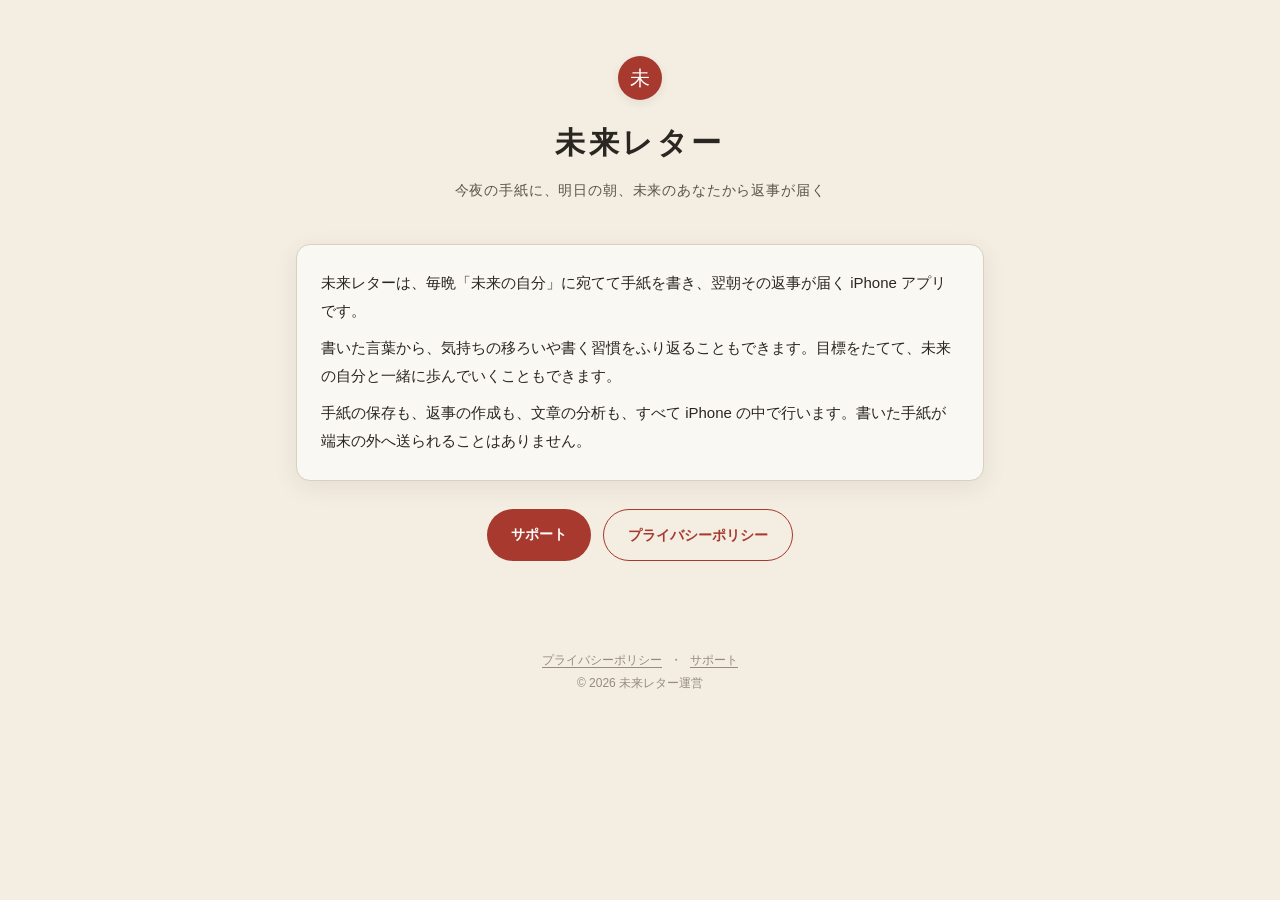
<file: index.html>
<!DOCTYPE html>
<html lang="ja">
<head>
<meta charset="UTF-8" />
<meta name="viewport" content="width=device-width, initial-scale=1.0" />
<title>未来レター</title>
<meta name="description" content="毎晩「未来の自分」に手紙を書き、翌朝その返事が届く iOS アプリ「未来レター」の公式ページ。" />
<link rel="stylesheet" href="style.css" />
</head>
<body>
<header class="site">
  <div class="seal" aria-hidden="true">未</div>
  <div class="logo">未来レター</div>
  <div class="tagline">今夜の手紙に、明日の朝、未来のあなたから返事が届く</div>
</header>
<div class="wrap">
  <div class="card">
    <p>未来レターは、毎晩「未来の自分」に宛てて手紙を書き、翌朝その返事が届く iPhone アプリです。</p>
    <p>書いた言葉から、気持ちの移ろいや書く習慣をふり返ることもできます。目標をたてて、未来の自分と一緒に歩んでいくこともできます。</p>
    <p>手紙の保存も、返事の作成も、文章の分析も、すべて iPhone の中で行います。書いた手紙が端末の外へ送られることはありません。</p>
  </div>
  <div class="btnrow">
    <a class="btn" href="support.html">サポート</a>
    <a class="btn ghost" href="privacy.html">プライバシーポリシー</a>
  </div>
</div>
<footer class="site">
  <a href="privacy.html">プライバシーポリシー</a>・<a href="support.html">サポート</a>
  <div>© 2026 未来レター運営</div>
</footer>
</body>
</html>
</file>
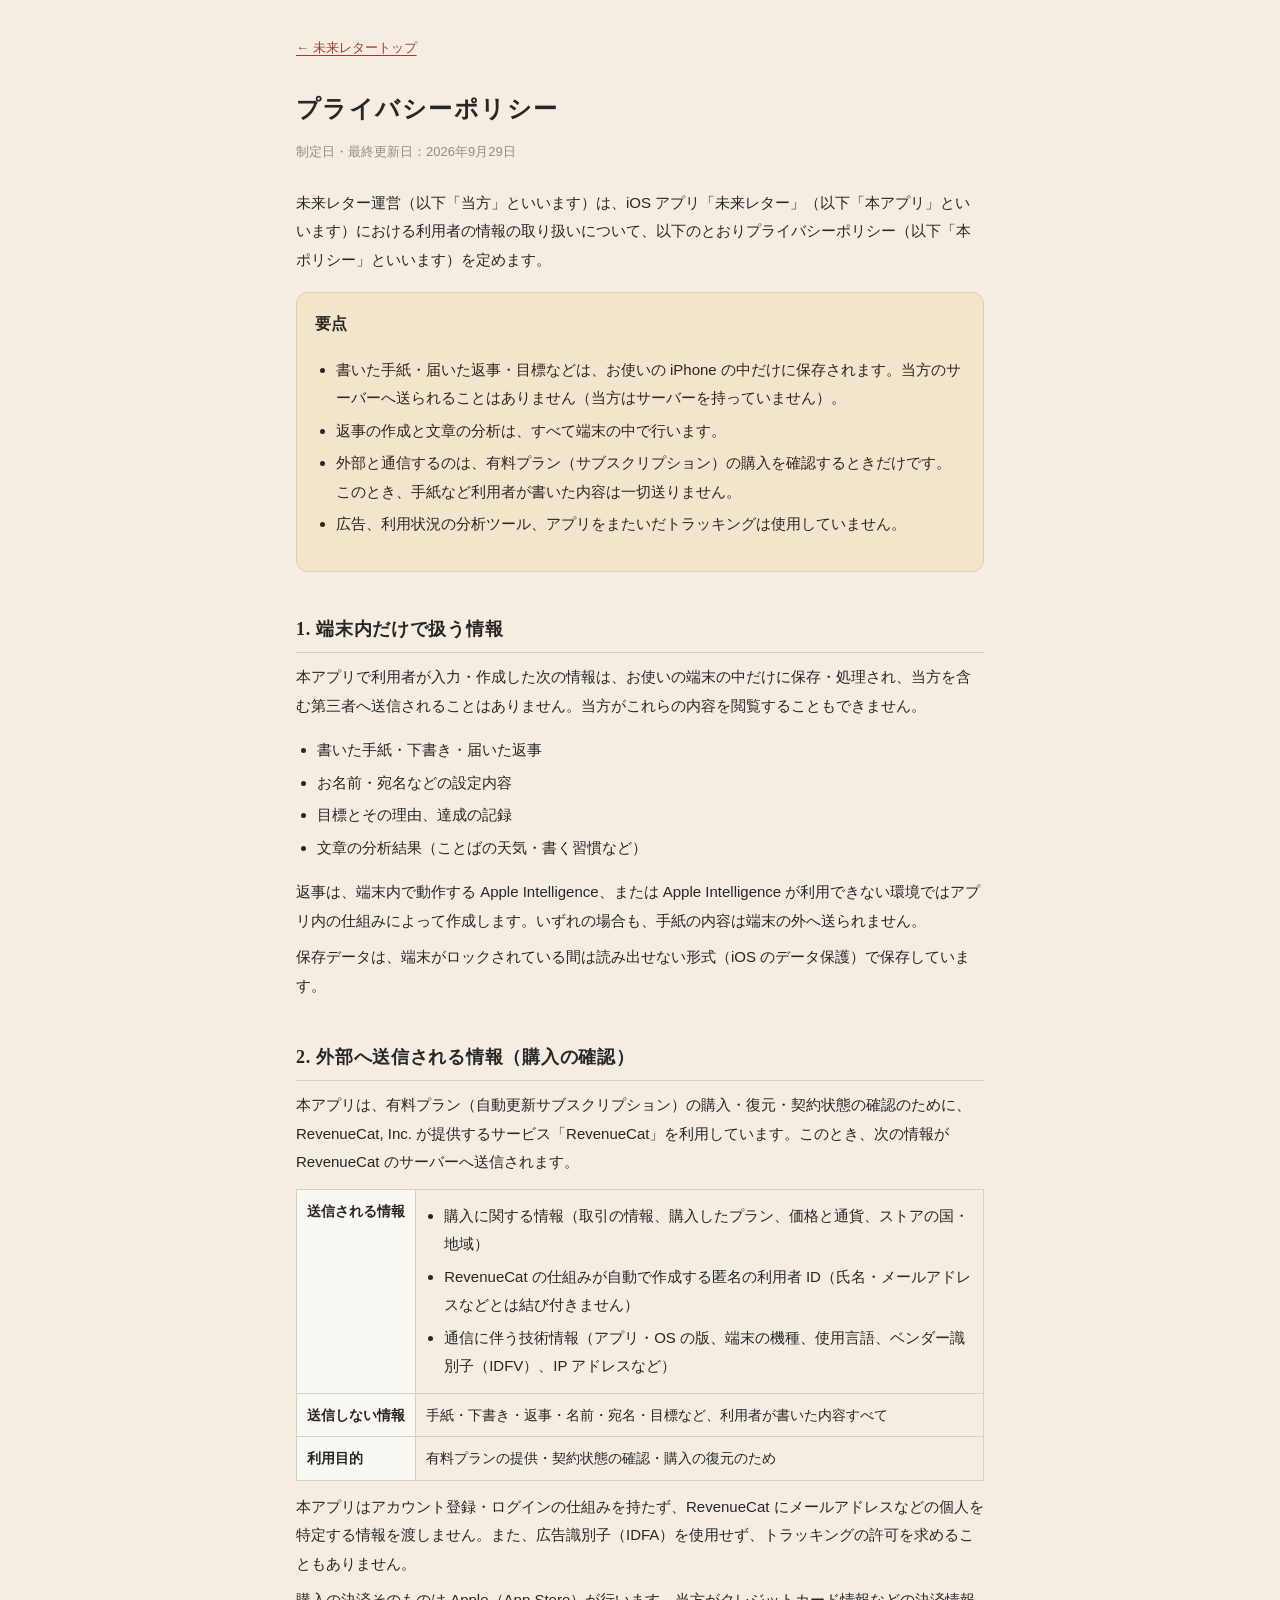
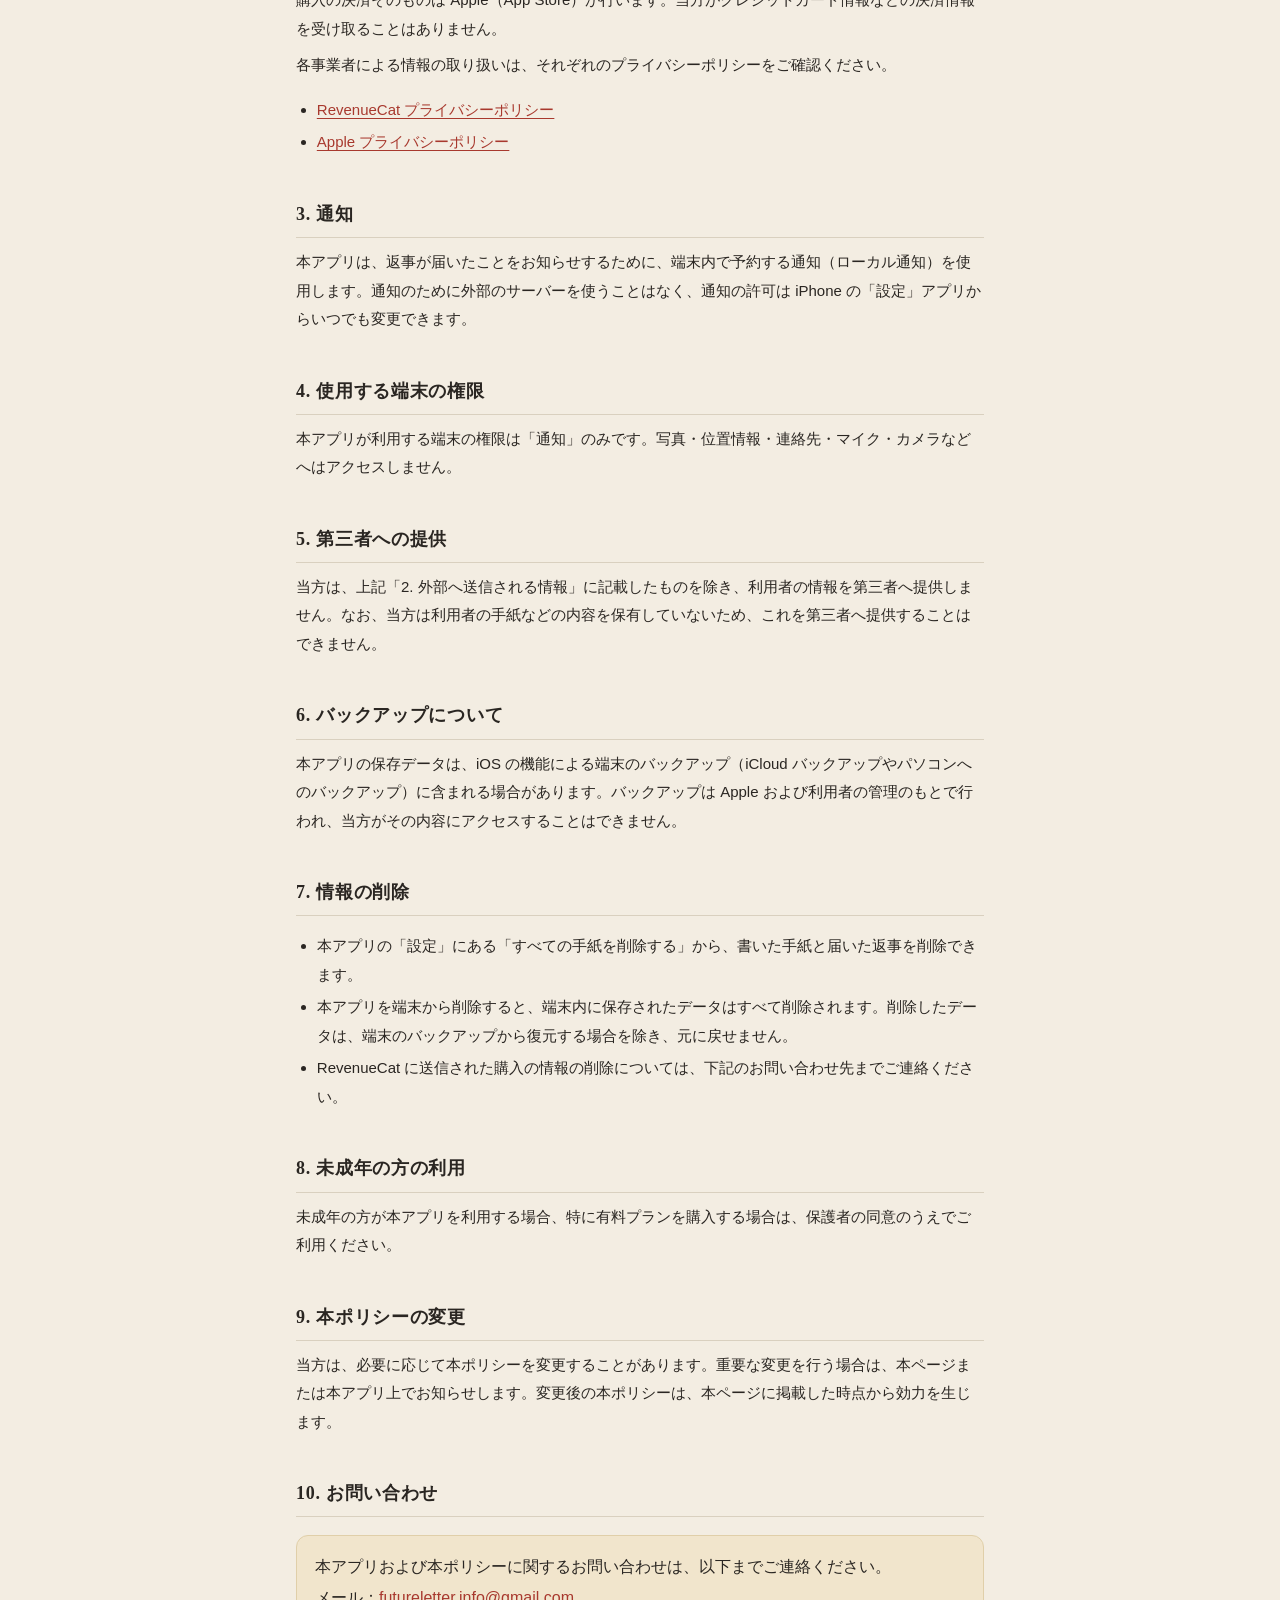
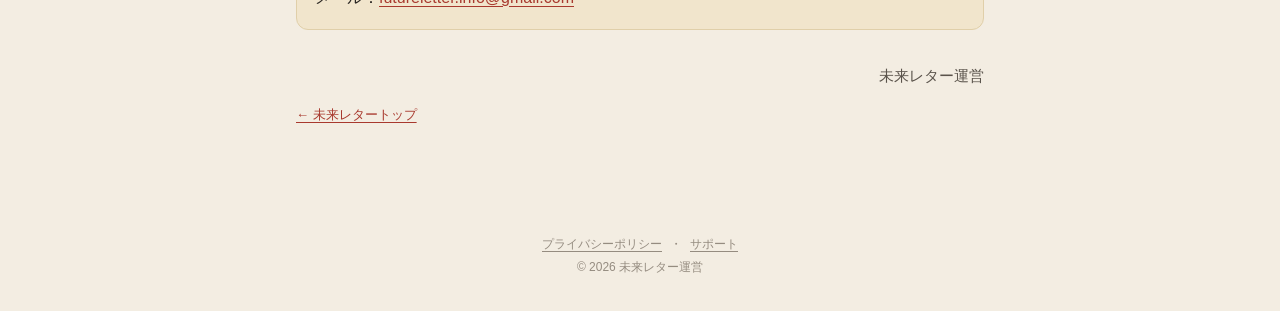
<file: privacy.html>
<!DOCTYPE html>
<html lang="ja">
<head>
<meta charset="UTF-8" />
<meta name="viewport" content="width=device-width, initial-scale=1.0" />
<title>プライバシーポリシー｜未来レター</title>
<meta name="description" content="iOS アプリ「未来レター」のプライバシーポリシー。" />
<link rel="stylesheet" href="style.css" />
</head>
<body>
<div class="wrap">
  <a class="back" href="index.html">← 未来レタートップ</a>
  <h1>プライバシーポリシー</h1>
  <p class="meta">制定日・最終更新日：2026年9月29日</p>

  <p>未来レター運営（以下「当方」といいます）は、iOS アプリ「未来レター」（以下「本アプリ」といいます）における利用者の情報の取り扱いについて、以下のとおりプライバシーポリシー（以下「本ポリシー」といいます）を定めます。</p>

  <div class="contact">
    <strong>要点</strong>
    <ul>
      <li>書いた手紙・届いた返事・目標などは、お使いの iPhone の中だけに保存されます。当方のサーバーへ送られることはありません（当方はサーバーを持っていません）。</li>
      <li>返事の作成と文章の分析は、すべて端末の中で行います。</li>
      <li>外部と通信するのは、有料プラン（サブスクリプション）の購入を確認するときだけです。このとき、手紙など利用者が書いた内容は一切送りません。</li>
      <li>広告、利用状況の分析ツール、アプリをまたいだトラッキングは使用していません。</li>
    </ul>
  </div>

  <h2>1. 端末内だけで扱う情報</h2>
  <p>本アプリで利用者が入力・作成した次の情報は、お使いの端末の中だけに保存・処理され、当方を含む第三者へ送信されることはありません。当方がこれらの内容を閲覧することもできません。</p>
  <ul>
    <li>書いた手紙・下書き・届いた返事</li>
    <li>お名前・宛名などの設定内容</li>
    <li>目標とその理由、達成の記録</li>
    <li>文章の分析結果（ことばの天気・書く習慣など）</li>
  </ul>
  <p>返事は、端末内で動作する Apple Intelligence、または Apple Intelligence が利用できない環境ではアプリ内の仕組みによって作成します。いずれの場合も、手紙の内容は端末の外へ送られません。</p>
  <p>保存データは、端末がロックされている間は読み出せない形式（iOS のデータ保護）で保存しています。</p>

  <h2>2. 外部へ送信される情報（購入の確認）</h2>
  <p>本アプリは、有料プラン（自動更新サブスクリプション）の購入・復元・契約状態の確認のために、RevenueCat, Inc. が提供するサービス「RevenueCat」を利用しています。このとき、次の情報が RevenueCat のサーバーへ送信されます。</p>
  <table>
    <tr><th>送信される情報</th><td>
      <ul>
        <li>購入に関する情報（取引の情報、購入したプラン、価格と通貨、ストアの国・地域）</li>
        <li>RevenueCat の仕組みが自動で作成する匿名の利用者 ID（氏名・メールアドレスなどとは結び付きません）</li>
        <li>通信に伴う技術情報（アプリ・OS の版、端末の機種、使用言語、ベンダー識別子（IDFV）、IP アドレスなど）</li>
      </ul>
    </td></tr>
    <tr><th>送信しない情報</th><td>手紙・下書き・返事・名前・宛名・目標など、利用者が書いた内容すべて</td></tr>
    <tr><th>利用目的</th><td>有料プランの提供・契約状態の確認・購入の復元のため</td></tr>
  </table>
  <p>本アプリはアカウント登録・ログインの仕組みを持たず、RevenueCat にメールアドレスなどの個人を特定する情報を渡しません。また、広告識別子（IDFA）を使用せず、トラッキングの許可を求めることもありません。</p>
  <p>購入の決済そのものは Apple（App Store）が行います。当方がクレジットカード情報などの決済情報を受け取ることはありません。</p>
  <p>各事業者による情報の取り扱いは、それぞれのプライバシーポリシーをご確認ください。</p>
  <ul>
    <li><a href="https://www.revenuecat.com/privacy/" target="_blank" rel="noopener">RevenueCat プライバシーポリシー</a></li>
    <li><a href="https://www.apple.com/jp/legal/privacy/" target="_blank" rel="noopener">Apple プライバシーポリシー</a></li>
  </ul>

  <h2>3. 通知</h2>
  <p>本アプリは、返事が届いたことをお知らせするために、端末内で予約する通知（ローカル通知）を使用します。通知のために外部のサーバーを使うことはなく、通知の許可は iPhone の「設定」アプリからいつでも変更できます。</p>

  <h2>4. 使用する端末の権限</h2>
  <p>本アプリが利用する端末の権限は「通知」のみです。写真・位置情報・連絡先・マイク・カメラなどへはアクセスしません。</p>

  <h2>5. 第三者への提供</h2>
  <p>当方は、上記「2. 外部へ送信される情報」に記載したものを除き、利用者の情報を第三者へ提供しません。なお、当方は利用者の手紙などの内容を保有していないため、これを第三者へ提供することはできません。</p>

  <h2>6. バックアップについて</h2>
  <p>本アプリの保存データは、iOS の機能による端末のバックアップ（iCloud バックアップやパソコンへのバックアップ）に含まれる場合があります。バックアップは Apple および利用者の管理のもとで行われ、当方がその内容にアクセスすることはできません。</p>

  <h2>7. 情報の削除</h2>
  <ul>
    <li>本アプリの「設定」にある「すべての手紙を削除する」から、書いた手紙と届いた返事を削除できます。</li>
    <li>本アプリを端末から削除すると、端末内に保存されたデータはすべて削除されます。削除したデータは、端末のバックアップから復元する場合を除き、元に戻せません。</li>
    <li>RevenueCat に送信された購入の情報の削除については、下記のお問い合わせ先までご連絡ください。</li>
  </ul>

  <h2>8. 未成年の方の利用</h2>
  <p>未成年の方が本アプリを利用する場合、特に有料プランを購入する場合は、保護者の同意のうえでご利用ください。</p>

  <h2>9. 本ポリシーの変更</h2>
  <p>当方は、必要に応じて本ポリシーを変更することがあります。重要な変更を行う場合は、本ページまたは本アプリ上でお知らせします。変更後の本ポリシーは、本ページに掲載した時点から効力を生じます。</p>

  <h2>10. お問い合わせ</h2>
  <div class="contact">
    本アプリおよび本ポリシーに関するお問い合わせは、以下までご連絡ください。<br />
    メール：<a href="mailto:futureletter.info@gmail.com">futureletter.info@gmail.com</a>
  </div>

  <p class="signature serif">未来レター運営</p>
  <a class="back" href="index.html">← 未来レタートップ</a>
</div>
<footer class="site">
  <a href="privacy.html">プライバシーポリシー</a>・<a href="support.html">サポート</a>
  <div>© 2026 未来レター運営</div>
</footer>
</body>
</html>
</file>
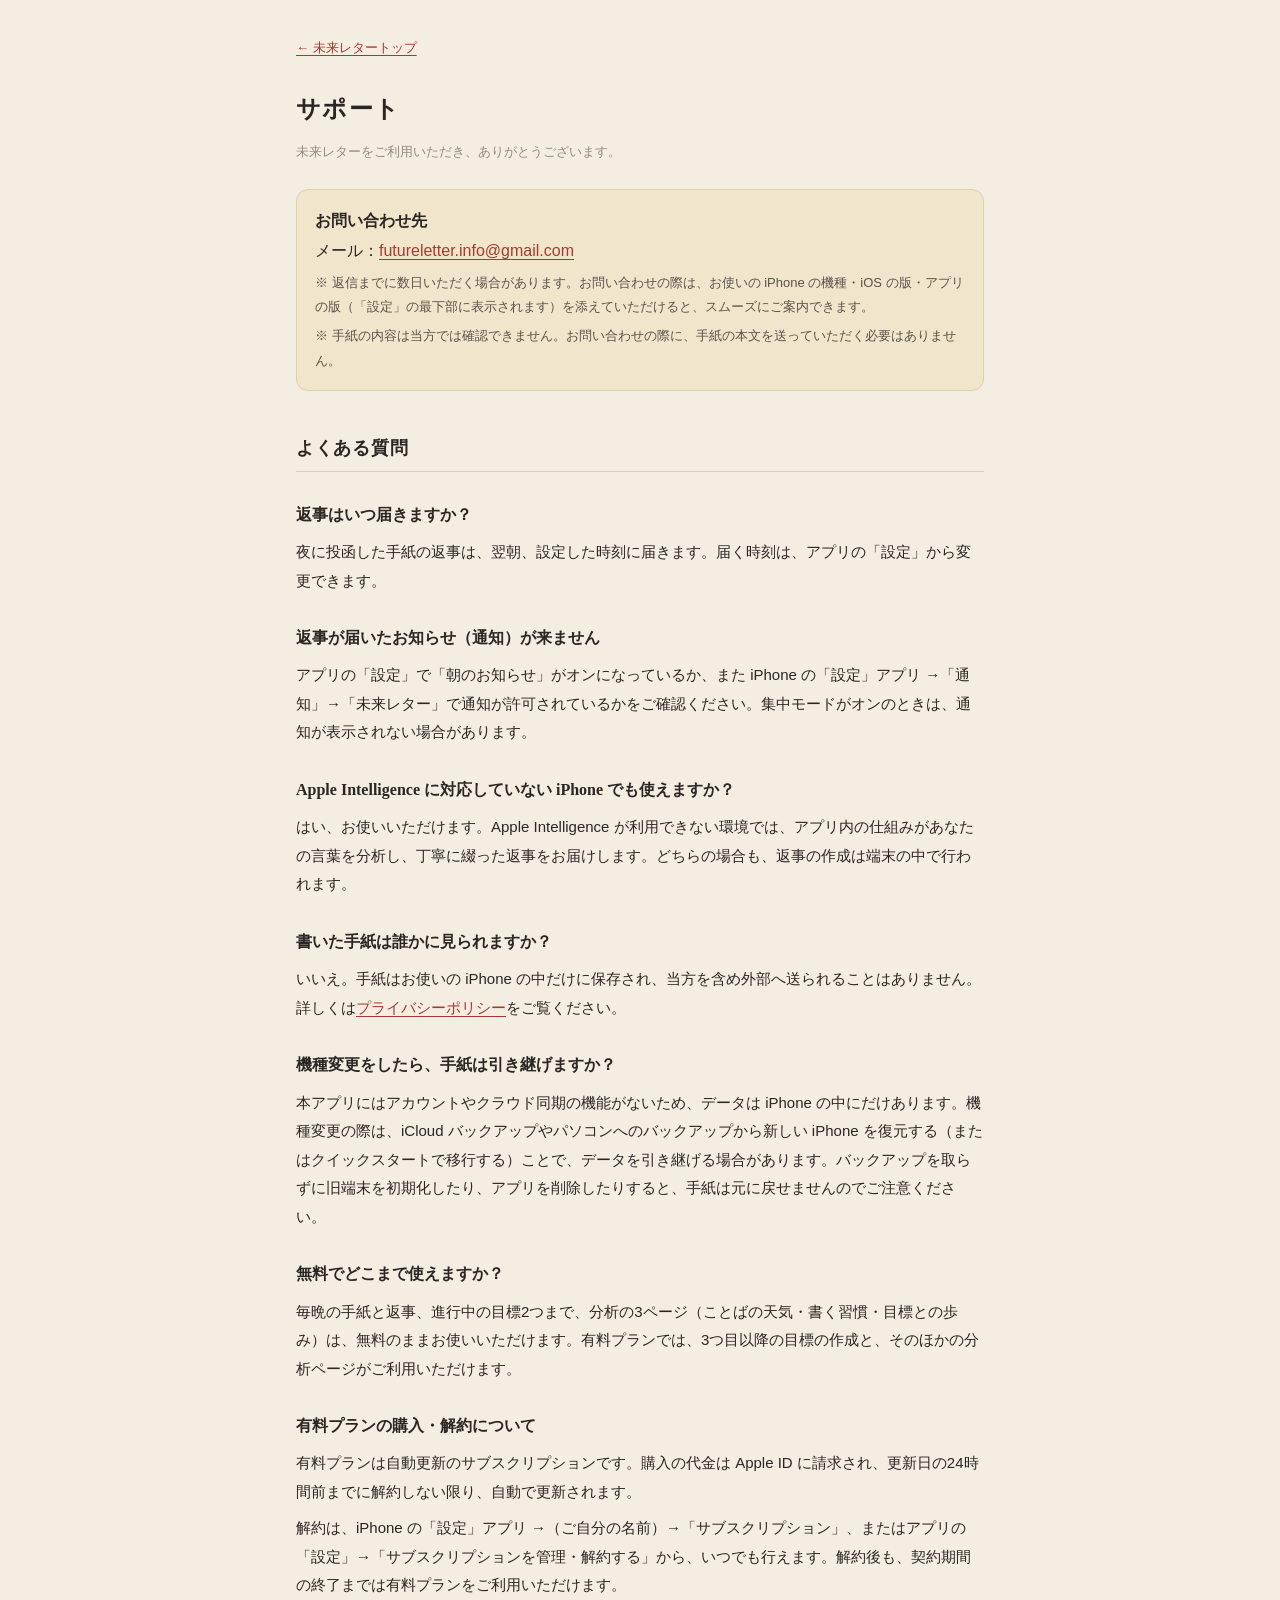
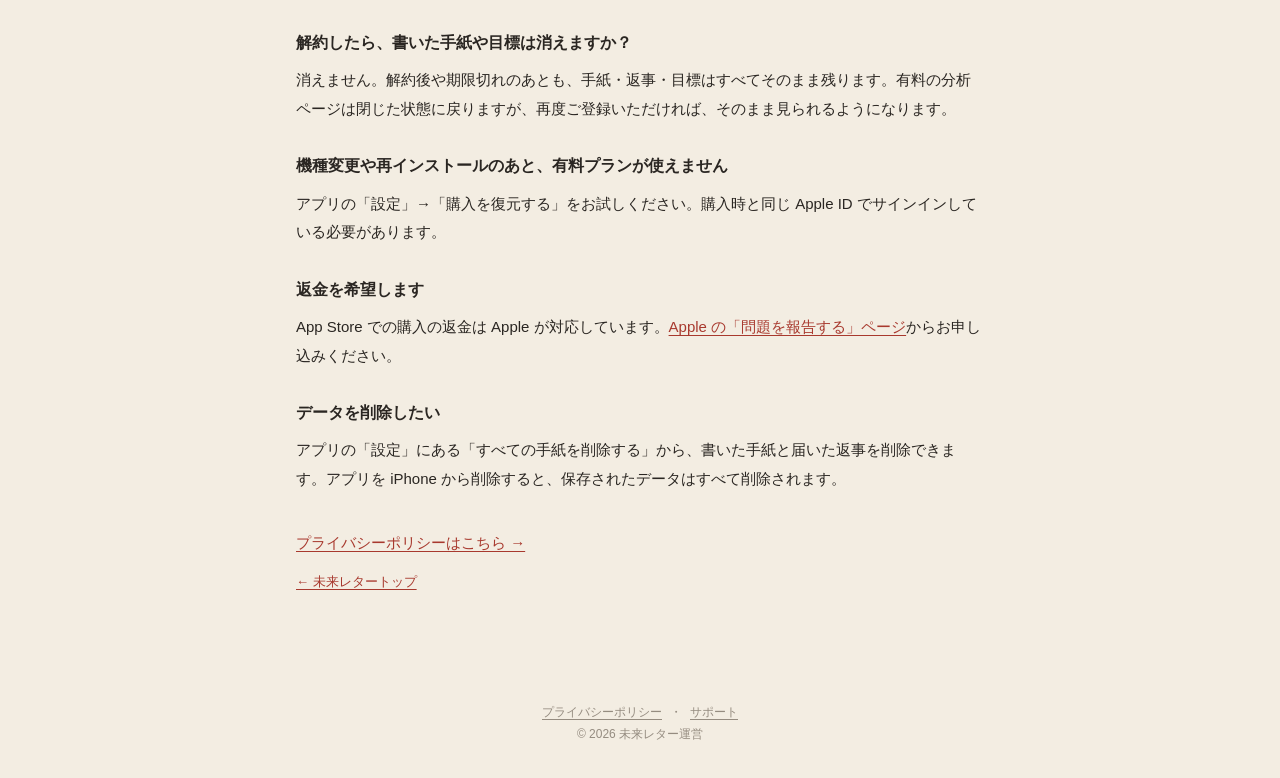
<file: support.html>
<!DOCTYPE html>
<html lang="ja">
<head>
<meta charset="UTF-8" />
<meta name="viewport" content="width=device-width, initial-scale=1.0" />
<title>サポート｜未来レター</title>
<meta name="description" content="iOS アプリ「未来レター」のサポート・お問い合わせページ。" />
<link rel="stylesheet" href="style.css" />
</head>
<body>
<div class="wrap">
  <a class="back" href="index.html">← 未来レタートップ</a>
  <h1>サポート</h1>
  <p class="meta">未来レターをご利用いただき、ありがとうございます。</p>

  <div class="contact">
    <strong>お問い合わせ先</strong><br />
    メール：<a href="mailto:futureletter.info@gmail.com">futureletter.info@gmail.com</a>
    <span class="note">※ 返信までに数日いただく場合があります。お問い合わせの際は、お使いの iPhone の機種・iOS の版・アプリの版（「設定」の最下部に表示されます）を添えていただけると、スムーズにご案内できます。</span>
    <span class="note">※ 手紙の内容は当方では確認できません。お問い合わせの際に、手紙の本文を送っていただく必要はありません。</span>
  </div>

  <h2>よくある質問</h2>

  <h3>返事はいつ届きますか？</h3>
  <p>夜に投函した手紙の返事は、翌朝、設定した時刻に届きます。届く時刻は、アプリの「設定」から変更できます。</p>

  <h3>返事が届いたお知らせ（通知）が来ません</h3>
  <p>アプリの「設定」で「朝のお知らせ」がオンになっているか、また iPhone の「設定」アプリ →「通知」→「未来レター」で通知が許可されているかをご確認ください。集中モードがオンのときは、通知が表示されない場合があります。</p>

  <h3>Apple Intelligence に対応していない iPhone でも使えますか？</h3>
  <p>はい、お使いいただけます。Apple Intelligence が利用できない環境では、アプリ内の仕組みがあなたの言葉を分析し、丁寧に綴った返事をお届けします。どちらの場合も、返事の作成は端末の中で行われます。</p>

  <h3>書いた手紙は誰かに見られますか？</h3>
  <p>いいえ。手紙はお使いの iPhone の中だけに保存され、当方を含め外部へ送られることはありません。詳しくは<a href="privacy.html">プライバシーポリシー</a>をご覧ください。</p>

  <h3>機種変更をしたら、手紙は引き継げますか？</h3>
  <p>本アプリにはアカウントやクラウド同期の機能がないため、データは iPhone の中にだけあります。機種変更の際は、iCloud バックアップやパソコンへのバックアップから新しい iPhone を復元する（またはクイックスタートで移行する）ことで、データを引き継げる場合があります。バックアップを取らずに旧端末を初期化したり、アプリを削除したりすると、手紙は元に戻せませんのでご注意ください。</p>

  <h3>無料でどこまで使えますか？</h3>
  <p>毎晩の手紙と返事、進行中の目標2つまで、分析の3ページ（ことばの天気・書く習慣・目標との歩み）は、無料のままお使いいただけます。有料プランでは、3つ目以降の目標の作成と、そのほかの分析ページがご利用いただけます。</p>

  <h3>有料プランの購入・解約について</h3>
  <p>有料プランは自動更新のサブスクリプションです。購入の代金は Apple ID に請求され、更新日の24時間前までに解約しない限り、自動で更新されます。</p>
  <p>解約は、iPhone の「設定」アプリ →（ご自分の名前）→「サブスクリプション」、またはアプリの「設定」→「サブスクリプションを管理・解約する」から、いつでも行えます。解約後も、契約期間の終了までは有料プランをご利用いただけます。</p>

  <h3>解約したら、書いた手紙や目標は消えますか？</h3>
  <p>消えません。解約後や期限切れのあとも、手紙・返事・目標はすべてそのまま残ります。有料の分析ページは閉じた状態に戻りますが、再度ご登録いただければ、そのまま見られるようになります。</p>

  <h3>機種変更や再インストールのあと、有料プランが使えません</h3>
  <p>アプリの「設定」→「購入を復元する」をお試しください。購入時と同じ Apple ID でサインインしている必要があります。</p>

  <h3>返金を希望します</h3>
  <p>App Store での購入の返金は Apple が対応しています。<a href="https://reportaproblem.apple.com/" target="_blank" rel="noopener">Apple の「問題を報告する」ページ</a>からお申し込みください。</p>

  <h3>データを削除したい</h3>
  <p>アプリの「設定」にある「すべての手紙を削除する」から、書いた手紙と届いた返事を削除できます。アプリを iPhone から削除すると、保存されたデータはすべて削除されます。</p>

  <p style="margin-top:36px;"><a href="privacy.html">プライバシーポリシーはこちら →</a></p>
  <a class="back" href="index.html">← 未来レタートップ</a>
</div>
<footer class="site">
  <a href="privacy.html">プライバシーポリシー</a>・<a href="support.html">サポート</a>
  <div>© 2026 未来レター運営</div>
</footer>
</body>
</html>
</file>
<file: style.css>
:root {
  color-scheme: light dark;
  --bg: #f3ede2;
  --surface: #faf8f3;
  --text: #2a2622;
  --text-soft: #5a534b;
  --text-faint: #958c80;
  --accent: #a8392e;
  --accent-soft: #be4035;
  --border: #d9d0bf;
  --note-bg: #f1e5cc;
  --note-border: #e0cfa9;
  --shadow: rgba(58, 48, 39, 0.08);
}
@media (prefers-color-scheme: dark) {
  :root {
    --bg: #1c1a17;
    --surface: #26231f;
    --text: #ece4d5;
    --text-soft: #c4baa9;
    --text-faint: #8f8676;
    --accent: #e0887c;
    --accent-soft: #eb9d91;
    --border: #3d3832;
    --note-bg: #2f2a22;
    --note-border: #4a4135;
    --shadow: rgba(0, 0, 0, 0.3);
  }
}

* { box-sizing: border-box; }
body {
  margin: 0;
  font-family: -apple-system, BlinkMacSystemFont, "Hiragino Sans", "Noto Sans JP", sans-serif;
  background: var(--bg);
  color: var(--text);
  line-height: 1.9;
  -webkit-font-smoothing: antialiased;
  overflow-wrap: anywhere;
}
.serif, h1, h2, h3, header.site .logo {
  font-family: "Hiragino Mincho ProN", "Yu Mincho", "YuMincho", "Noto Serif JP", serif;
}

.wrap { max-width: 720px; margin: 0 auto; padding: 32px 16px 64px; }

header.site { text-align: center; padding: 56px 16px 8px; }
header.site .logo {
  font-size: 30px;
  font-weight: 600;
  letter-spacing: 0.12em;
  color: var(--text);
}
header.site .seal {
  display: inline-block;
  width: 44px; height: 44px;
  border-radius: 50%;
  background: var(--accent);
  color: #fff;
  font-family: "Hiragino Mincho ProN", "Yu Mincho", "Noto Serif JP", serif;
  font-size: 20px;
  line-height: 44px;
  margin-bottom: 14px;
  box-shadow: 0 3px 10px var(--shadow);
}
header.site .tagline { color: var(--text-soft); font-size: 14px; margin-top: 6px; letter-spacing: 0.06em; }

h1 { font-size: 24px; font-weight: 600; margin: 8px 0 4px; letter-spacing: 0.06em; }
h2 {
  font-size: 18px; font-weight: 600;
  margin: 40px 0 10px; padding-bottom: 6px;
  border-bottom: 1px solid var(--border);
  letter-spacing: 0.04em;
}
h3 { font-size: 16px; font-weight: 600; margin: 28px 0 4px; }
p, li { font-size: 15px; }
p { margin: 8px 0; }
.meta { color: var(--text-faint); font-size: 13px; margin-bottom: 24px; }
a { color: var(--accent); text-underline-offset: 3px; }
a:hover { color: var(--accent-soft); }

.card {
  background: var(--surface);
  border: 1px solid var(--border);
  border-radius: 14px;
  padding: 24px;
  box-shadow: 0 6px 24px var(--shadow);
}
.card p:first-child { margin-top: 0; }
.card p:last-child { margin-bottom: 0; }

.btnrow { display: flex; gap: 12px; flex-wrap: wrap; justify-content: center; margin-top: 28px; }
.btn {
  display: inline-block;
  background: var(--accent);
  color: #fff;
  text-decoration: none;
  padding: 12px 24px;
  border-radius: 999px;
  font-weight: 600;
  font-size: 14px;
}
.btn:hover { color: #fff; background: var(--accent-soft); }
.btn.ghost { background: transparent; color: var(--accent); border: 1.5px solid var(--accent); }
.btn.ghost:hover { color: var(--accent-soft); border-color: var(--accent-soft); }

.contact {
  background: var(--note-bg);
  border: 1px solid var(--note-border);
  border-radius: 12px;
  padding: 16px 18px;
  margin: 18px 0;
}
.contact .note { color: var(--text-soft); font-size: 13px; display: block; margin-top: 4px; }

table { width: 100%; border-collapse: collapse; margin: 12px 0; font-size: 14px; }
th, td { border: 1px solid var(--border); padding: 8px 10px; text-align: left; vertical-align: top; }
th { background: var(--surface); font-weight: 600; white-space: nowrap; }
td ul { margin: 0; }
@media (max-width: 560px) {
  table, tbody, tr, th, td { display: block; width: 100%; }
  tr + tr th { border-top: none; }
  td { border-top: none; }
}

ul, ol { padding-left: 1.3em; }
li { margin: 4px 0; }
.back { display: inline-block; margin-bottom: 18px; font-size: 13px; }
.signature { text-align: right; margin-top: 32px; color: var(--text-soft); }

footer.site { text-align: center; color: var(--text-faint); font-size: 12px; padding: 24px 16px 32px; }
footer.site a { color: var(--text-faint); margin: 0 8px; }
</file>
